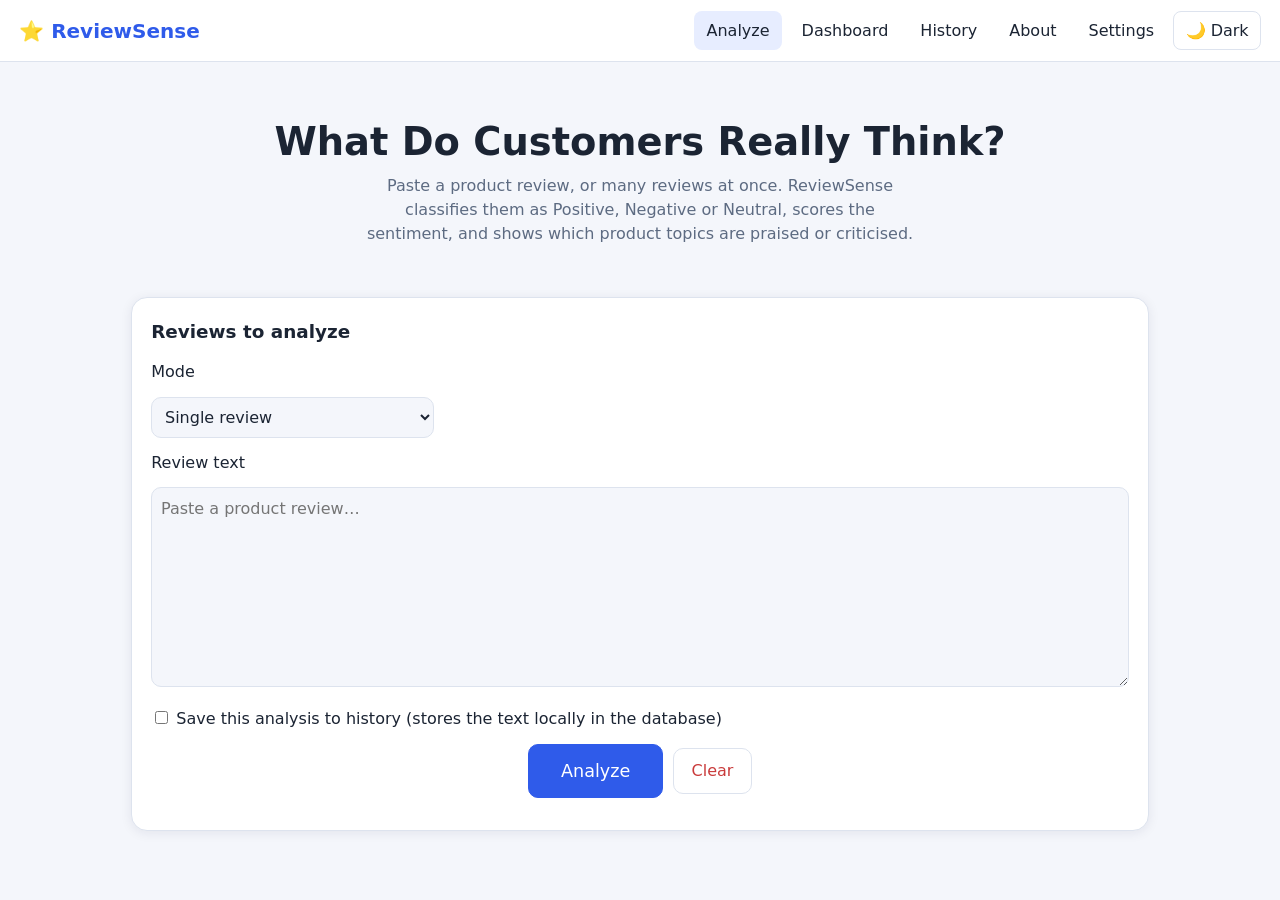
<file: ReviewSense/frontend/index.html>
<!DOCTYPE html><html lang="en"><head><meta charset="utf-8"><meta name="viewport" content="width=device-width,initial-scale=1"><title>ReviewSense – Product Review Sentiment Analysis</title><link rel="stylesheet" href="css/style.css"><link rel="stylesheet" href="css/responsive.css"><link rel="stylesheet" href="css/animations.css"></head><body><div id="hdr"></div>
<main><section class="hero"><h1>What Do Customers Really Think?</h1><p>Paste a product review, or many reviews at once. ReviewSense classifies them as Positive, Negative or Neutral, scores the sentiment, and shows which product topics are praised or criticised.</p></section>
<section class="card" aria-labelledby="it"><h2 id="it">Reviews to analyze</h2>
<label class="field" for="mode">Mode</label><select id="mode"><option value="single">Single review</option><option value="bulk">Multiple reviews (one per line)</option></select>
<label class="field" for="text">Review text</label><textarea id="text" placeholder="Paste a product review…"></textarea>
<label class="field" id="saveRow"><input type="checkbox" id="save"> Save this analysis to history (stores the text locally in the database)</label>
<div class="row"><button id="go" class="btn primary big">Analyze</button><button id="clear" class="btn danger">Clear</button></div></section>
<section id="result" aria-live="polite" hidden></section></main>
<script src="js/main.js"></script><script src="js/analyze.js"></script></body></html>
</file>
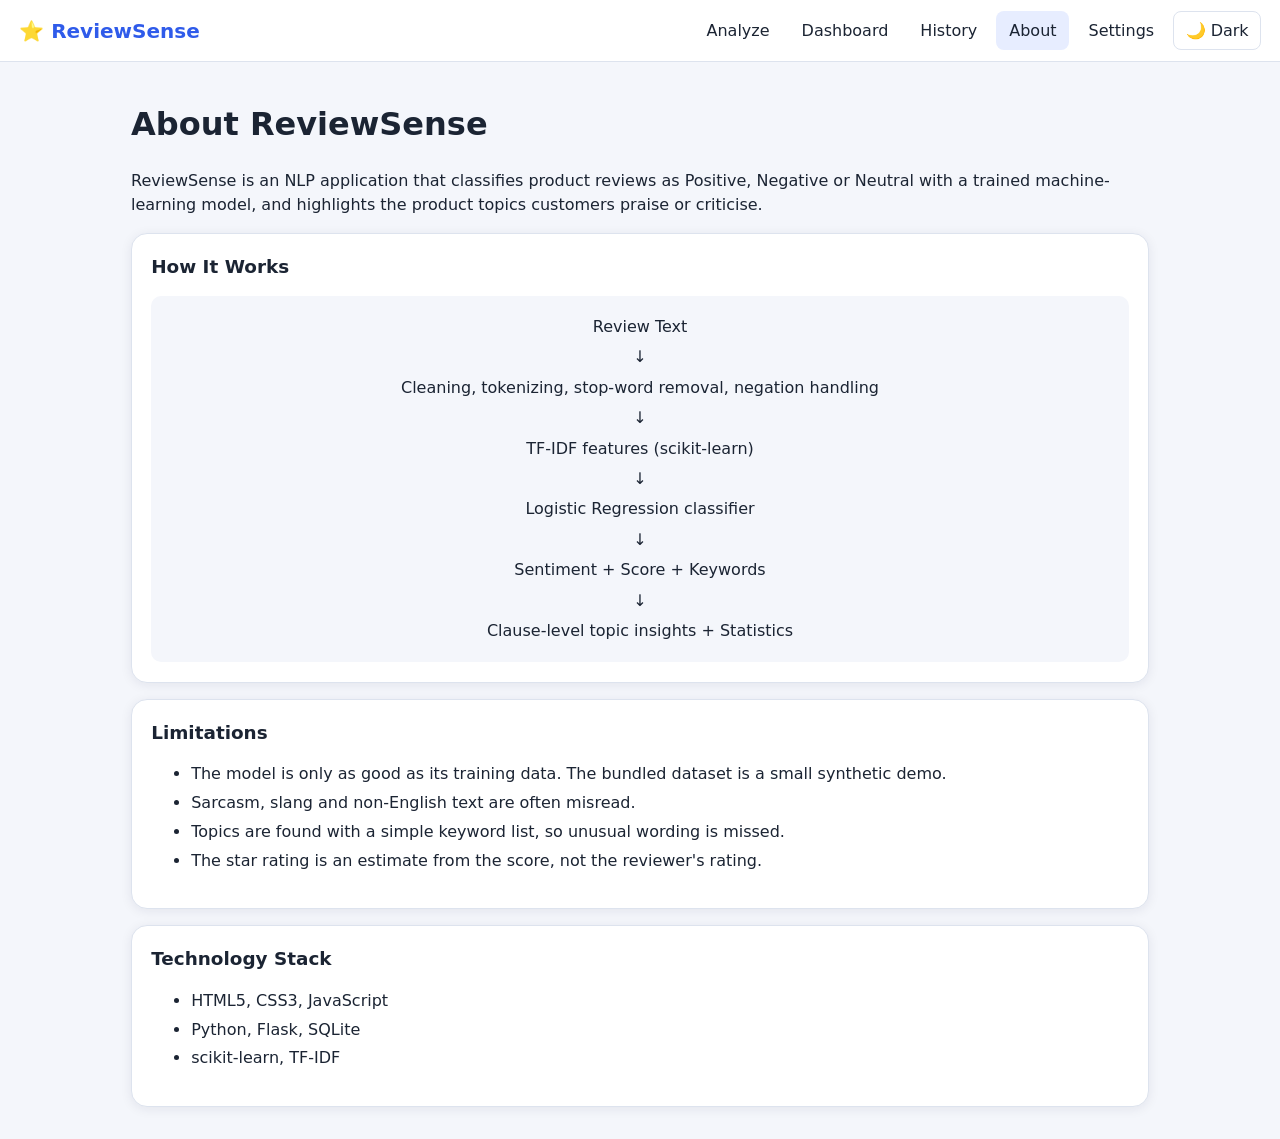
<file: ReviewSense/frontend/about.html>
<!DOCTYPE html><html lang="en"><head><meta charset="utf-8"><meta name="viewport" content="width=device-width,initial-scale=1"><title>About – ReviewSense</title><link rel="stylesheet" href="css/style.css"><link rel="stylesheet" href="css/responsive.css"><link rel="stylesheet" href="css/animations.css"></head><body><div id="hdr"></div>
<main class="about"><h1>About ReviewSense</h1><p>ReviewSense is an NLP application that classifies product reviews as Positive, Negative or Neutral with a trained machine-learning model, and highlights the product topics customers praise or criticise.</p>
<section class="card"><h2>How It Works</h2><div class="flow">Review Text<br>↓<br>Cleaning, tokenizing, stop-word removal, negation handling<br>↓<br>TF-IDF features (scikit-learn)<br>↓<br>Logistic Regression classifier<br>↓<br>Sentiment + Score + Keywords<br>↓<br>Clause-level topic insights + Statistics</div></section>
<section class="card"><h2>Limitations</h2><ul><li>The model is only as good as its training data. The bundled dataset is a small synthetic demo.</li><li>Sarcasm, slang and non-English text are often misread.</li><li>Topics are found with a simple keyword list, so unusual wording is missed.</li><li>The star rating is an estimate from the score, not the reviewer's rating.</li></ul></section>
<section class="card"><h2>Technology Stack</h2><ul><li>HTML5, CSS3, JavaScript</li><li>Python, Flask, SQLite</li><li>scikit-learn, TF-IDF</li></ul></section></main>
<script src="js/main.js"></script></body></html>
</file>
<file: ReviewSense/frontend/css/style.css>
:root{--bg:#f4f6fb;--card:#fff;--text:#1b2433;--muted:#5d6b82;--pri:#2f5bea;--pri-t:#fff;--bd:#dde3ee;--tag:#e7edff;--danger:#c93b3b;--sh:0 2px 12px rgba(20,30,60,.08)}
[data-theme=dark]{--bg:#0f1420;--card:#182033;--text:#e8edf7;--muted:#9aa8c2;--pri:#6f93ff;--pri-t:#0b1020;--bd:#2a3550;--tag:#26335a;--danger:#ff7b7b;--sh:0 2px 12px rgba(0,0,0,.4)}
*{box-sizing:border-box}
body{margin:0;font-family:"Segoe UI",system-ui,sans-serif;background:var(--bg);color:var(--text);line-height:1.5;transition:background .3s,color .3s}
main{max-width:1050px;margin:0 auto;padding:1rem}
.top{display:flex;align-items:center;justify-content:space-between;padding:.7rem 1.2rem;background:var(--card);border-bottom:1px solid var(--bd);position:sticky;top:0;z-index:5}
.logo{font-weight:700;font-size:1.25rem;color:var(--pri);text-decoration:none}
nav{display:flex;gap:.4rem;align-items:center}
nav a,.link{color:var(--text);text-decoration:none;padding:.45rem .8rem;border-radius:8px;background:none;border:0;font:inherit;cursor:pointer}
nav a:hover,.link:hover,nav a.cur{background:var(--tag)}
.icon{background:none;border:1px solid var(--bd);color:var(--text);border-radius:8px;padding:.4rem .7rem;cursor:pointer;font:inherit}
#menuBtn{display:none}
:focus-visible{outline:3px solid var(--pri);outline-offset:2px}
.hero{text-align:center;padding:2rem 1rem}
.hero h1{font-size:2.4rem;margin:.2rem 0}
.hero p{color:var(--muted);max-width:560px;margin:0 auto 1.2rem}
.card{background:var(--card);border:1px solid var(--bd);border-radius:16px;padding:1.2rem;box-shadow:var(--sh);margin-bottom:1rem}
.card h2{margin-top:0;font-size:1.15rem}
.stats{display:grid;grid-template-columns:repeat(4,1fr);gap:1rem;margin-bottom:1rem}
.stats .card{margin:0;text-align:center}
.stats b{display:block;font-size:1.6rem;color:var(--pri)}
.stats span{color:var(--muted);font-size:.9rem}
.rec{text-align:center}
.mic{font-size:3rem;width:90px;height:90px;line-height:90px;border-radius:50%;background:var(--tag);margin:0 auto}
.status{font-size:1.2rem;font-weight:600;margin:.6rem 0 0}
.timer{font-size:1.8rem;font-variant-numeric:tabular-nums}
.note{color:var(--muted);font-size:.85rem}
.row{display:flex;flex-wrap:wrap;gap:.6rem;justify-content:center;align-items:center;margin:.8rem 0}
.btn{display:inline-block;text-decoration:none;border:1px solid var(--bd);background:var(--card);color:var(--text);padding:.65rem 1.1rem;border-radius:10px;font:inherit;cursor:pointer;min-height:44px;transition:transform .15s,background .2s}
.btn:hover:not(:disabled){transform:translateY(-1px);background:var(--tag)}
.btn:disabled{opacity:.5;cursor:not-allowed}
.btn.primary{background:var(--pri);color:var(--pri-t);border-color:var(--pri)}
.btn.primary:hover:not(:disabled){background:var(--pri)}
.btn.danger{color:var(--danger)}
.big{font-size:1.1rem;padding:.8rem 2rem}
select,textarea{font:inherit;color:var(--text);background:var(--bg);border:1px solid var(--bd);border-radius:10px;padding:.55rem}
textarea{width:100%;min-height:200px;resize:vertical}
.interim{min-height:2rem;color:var(--muted);font-style:italic;padding:.4rem .6rem;border-left:3px solid var(--pri);margin:.4rem 0 1rem}
.grid2{display:grid;grid-template-columns:1fr 1fr;gap:1rem}
.kv{display:grid;grid-template-columns:1fr 1fr;gap:.6rem}
.kv div{background:var(--bg);border-radius:10px;padding:.6rem}
.kv small{display:block;color:var(--muted)}.kv b{font-size:1.2rem}
.tag{display:inline-block;background:var(--tag);color:var(--pri);padding:.25rem .7rem;border-radius:99px;margin:.2rem;font-size:.9rem}
.alert{background:#fff3cd;color:#5c4300;border:1px solid #f0d98a;border-radius:10px;padding:.8rem;margin-bottom:1rem}
.alert.bad{background:#fde8e8;color:#7a1f1f;border-color:#f3b4b4}
#toasts{position:fixed;right:1rem;bottom:1rem;display:flex;flex-direction:column;gap:.5rem;z-index:20}
.toast{background:#1b2433;color:#fff;padding:.7rem 1rem;border-radius:10px;box-shadow:var(--sh);border-left:4px solid #4cc38a;max-width:320px}
.toast.err{border-color:#ff6b6b}
dialog{border:1px solid var(--bd);border-radius:16px;background:var(--card);color:var(--text);padding:1.4rem;max-width:380px;width:92%}
dialog label{display:block;margin:.7rem 0}
.item{display:flex;justify-content:space-between;gap:1rem;flex-wrap:wrap}
.meta{color:var(--muted);font-size:.85rem}
.prev{margin:.3rem 0;overflow-wrap:anywhere}
.about li{margin:.3rem 0}
.flow{text-align:center;background:var(--bg);padding:1rem;border-radius:10px;line-height:1.9}
[hidden]{display:none!important}
.meter{height:16px;background:var(--bg);border:1px solid var(--bd);border-radius:99px;overflow:hidden}
.fill{height:100%;transition:width .6s}.fill.ok{background:#2e9e6b}.fill.mid{background:#e0a100}.fill.bad{background:#d64545}
.res ul{padding-left:1.1rem}.res li{margin:.4rem 0}
input[type=url]{width:100%;font:inherit;color:var(--text);background:var(--bg);border:1px solid var(--bd);border-radius:10px;padding:.55rem}
.field{display:block;margin:.8rem 0;text-align:left}
.verdict{border-radius:14px;padding:1rem 1.2rem;margin-bottom:1rem;border:2px solid}
.verdict h2{margin:0;font-size:1.6rem}
.pr{display:grid;grid-template-columns:90px 1fr 55px;gap:.6rem;align-items:center;margin:.4rem 0}
.pr b{text-align:right}
input[type=text]{width:100%;font:inherit;color:var(--text);background:var(--bg);border:1px solid var(--bd);border-radius:10px;padding:.55rem}
.field{display:block;margin:.8rem 0;text-align:left}
.link{overflow-wrap:anywhere}.bad-t{color:var(--danger);font-weight:600}
.cols{display:flex;align-items:flex-end;gap:.5rem;height:140px;margin-top:.5rem}
.cols div{flex:1;text-align:center;font-size:.8rem}.cols i{display:block;background:var(--pri);border-radius:6px 6px 0 0;min-height:2px}
.verdict h2{font-size:2rem}.sent{display:flex;gap:.6rem;align-items:baseline;margin:.5rem 0}.sent small{white-space:nowrap}
.fill.positive{background:#2e9e6b}.fill.negative{background:#d64545}.fill.neutral{background:#7a869a}
.verdict.positive{border-color:#2e9e6b;background:rgba(46,158,107,.13)}.verdict.negative{border-color:#d64545;background:rgba(214,69,69,.13)}.verdict.neutral{border-color:#7a869a;background:rgba(122,134,154,.13)}
.tag.pos{color:#1c7a50}.tag.neg{color:#b02f2f}.tbl{width:100%;border-collapse:collapse}.tbl th,.tbl td{text-align:left;padding:.4rem .5rem;border-bottom:1px solid var(--bd)}.tbl-wrap{overflow-x:auto}
</file>
<file: ReviewSense/frontend/css/responsive.css>
@media(max-width:800px){
.stats{grid-template-columns:1fr 1fr}.grid2{grid-template-columns:1fr}
.hero h1{font-size:1.8rem}
#menuBtn{display:inline-block}
nav{display:none;position:absolute;top:100%;left:0;right:0;flex-direction:column;align-items:stretch;background:var(--card);padding:.6rem;border-bottom:1px solid var(--bd)}
nav.open{display:flex}
nav a,.link,nav .icon{min-height:44px;text-align:left}
.row .btn{flex:1 1 40%}
}
</file>
<file: ReviewSense/frontend/css/animations.css>
.wave{display:flex;gap:4px;justify-content:center;align-items:center;height:36px;margin:.6rem 0}
.wave span{width:5px;height:8px;border-radius:3px;background:var(--pri);opacity:.35}
.wave.on span{opacity:1;animation:bar 1s ease-in-out infinite}
.wave.on span:nth-child(2){animation-delay:.15s}.wave.on span:nth-child(3){animation-delay:.3s}
.wave.on span:nth-child(4){animation-delay:.45s}.wave.on span:nth-child(5){animation-delay:.6s}
@keyframes bar{0%,100%{height:8px}50%{height:32px}}
.mic.on{animation:pulse 1.5s infinite}
@keyframes pulse{0%{box-shadow:0 0 0 0 rgba(47,91,234,.5)}100%{box-shadow:0 0 0 22px rgba(47,91,234,0)}}
.toast{animation:slide .3s}
@keyframes slide{from{transform:translateX(30px);opacity:0}to{transform:none;opacity:1}}
.card.new{animation:slide .4s}
@media(prefers-reduced-motion:reduce){*{animation:none!important;transition:none!important}}
</file>
